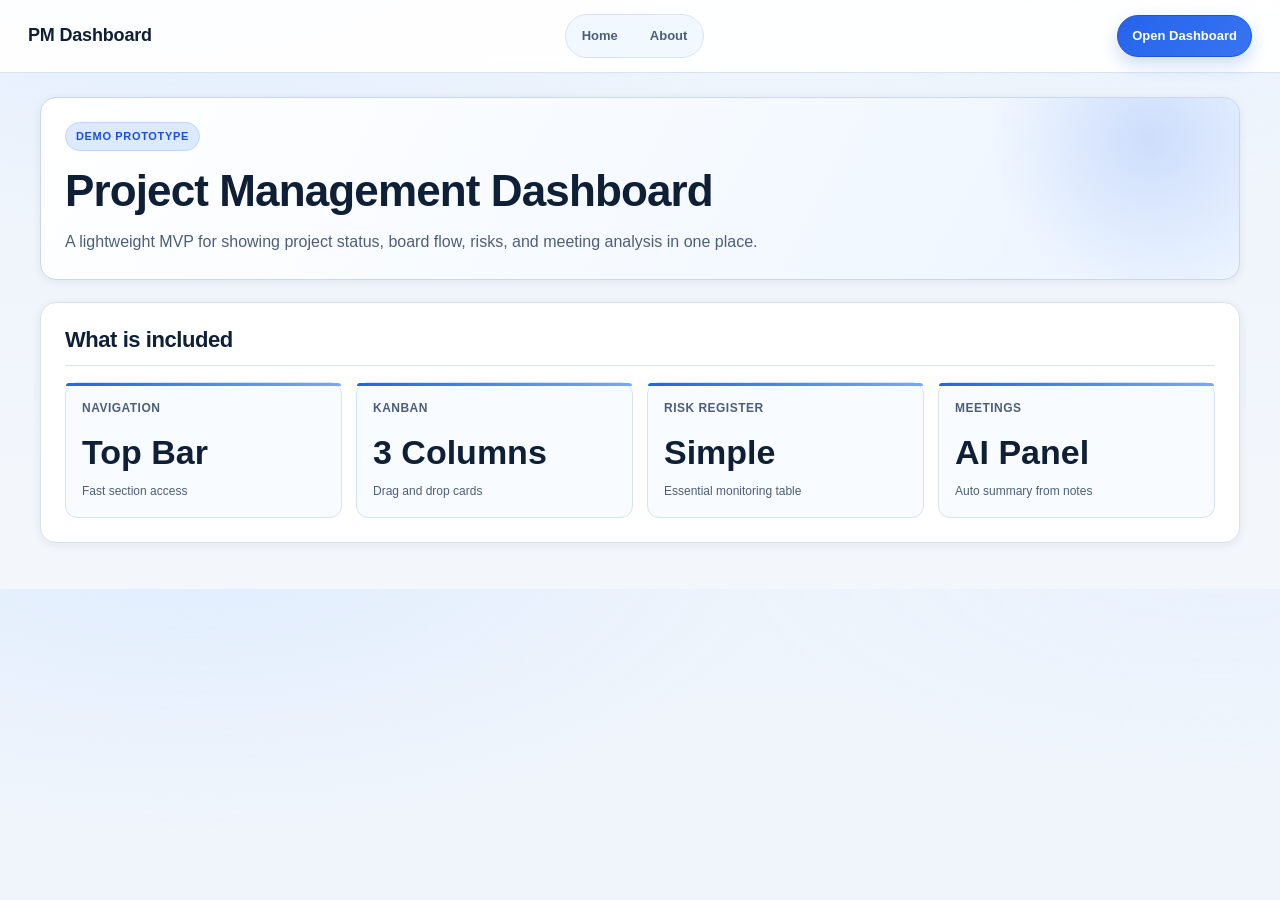
<file: index.html>
<!DOCTYPE html>
<html lang="en">
<head>
  <meta charset="UTF-8">
  <meta name="viewport" content="width=device-width, initial-scale=1.0">
  <title>PM Dashboard Prototype</title>
  <link rel="stylesheet" href="styles.css">
</head>
<body>
  <header class="top-nav">
    <div class="brand">PM Dashboard</div>
    <nav class="top-nav-links">
      <a href="#home">Home</a>
      <a href="#about">About</a>
    </nav>
    <a href="dashboard.html" class="nav-cta">Open Dashboard</a>
  </header>

  <main class="dashboard-shell">
    <section id="home" class="panel hero-panel">
      <p class="eyebrow">Demo Prototype</p>
      <h1>Project Management Dashboard</h1>
      <p class="hero-copy">A lightweight MVP for showing project status, board flow, risks, and meeting analysis in one place.</p>
    </section>

    <section id="about" class="panel">
      <div class="section-head">
        <h2>What is included</h2>
      </div>
      <div class="summary-grid">
        <article class="summary-card">
          <p class="summary-label">Navigation</p>
          <p class="summary-value">Top Bar</p>
          <p class="summary-note">Fast section access</p>
        </article>
        <article class="summary-card">
          <p class="summary-label">Kanban</p>
          <p class="summary-value">3 Columns</p>
          <p class="summary-note">Drag and drop cards</p>
        </article>
        <article class="summary-card">
          <p class="summary-label">Risk Register</p>
          <p class="summary-value">Simple</p>
          <p class="summary-note">Essential monitoring table</p>
        </article>
        <article class="summary-card">
          <p class="summary-label">Meetings</p>
          <p class="summary-value">AI Panel</p>
          <p class="summary-note">Auto summary from notes</p>
        </article>
      </div>
    </section>
  </main>

  <script src="scripts.js"></script>
</body>
</html>
</file>
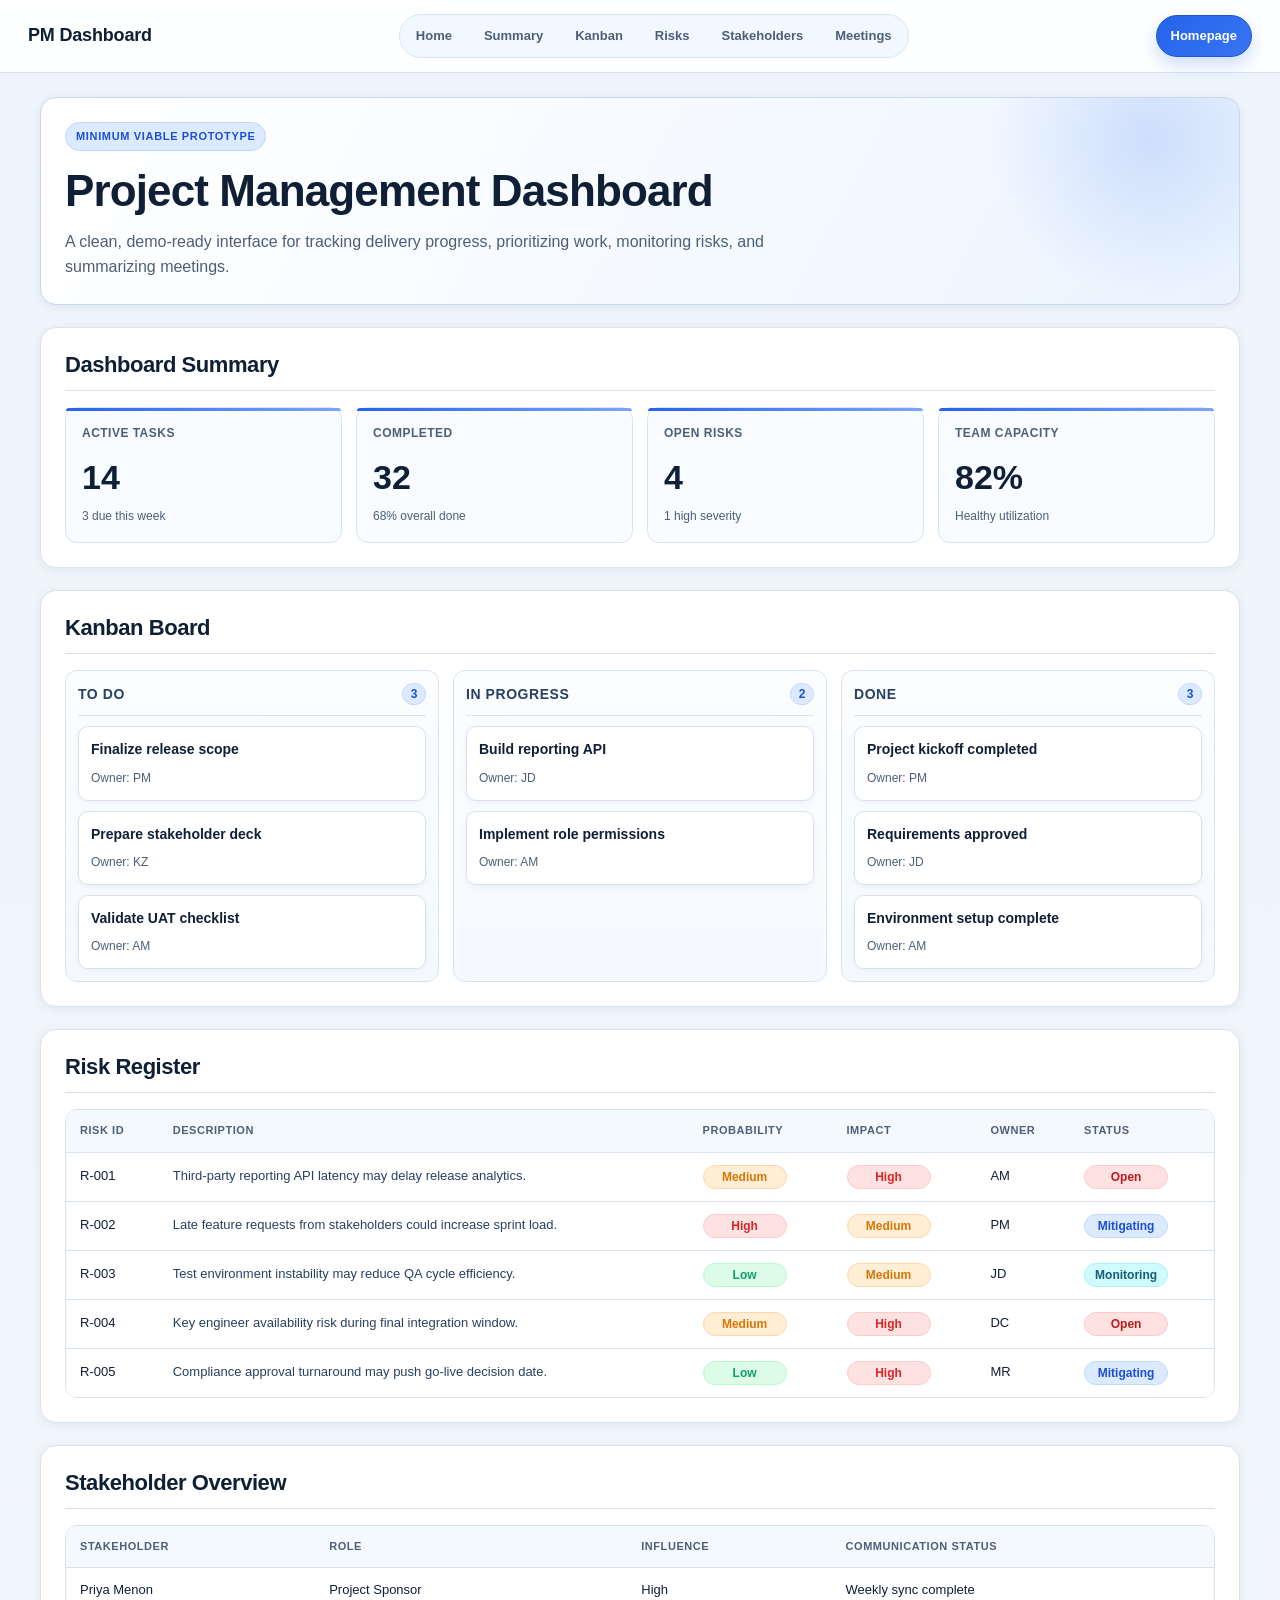
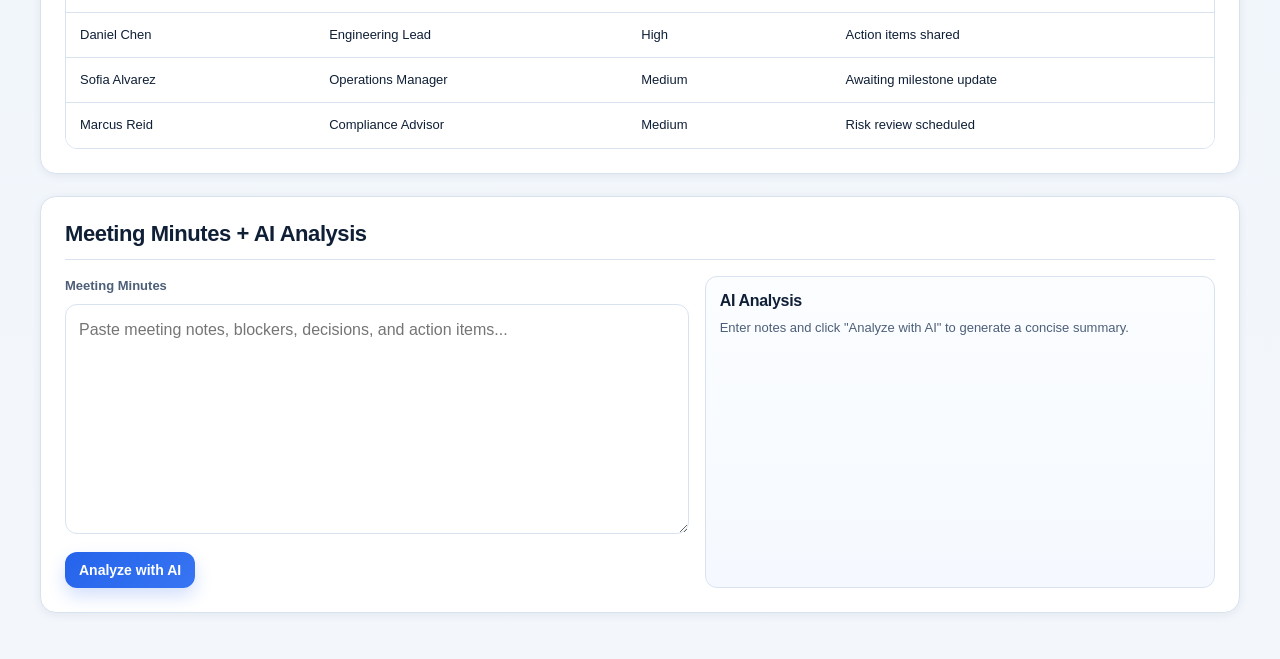
<file: dashboard.html>
<!DOCTYPE html>
<html lang="en">
<head>
  <meta charset="UTF-8">
  <meta name="viewport" content="width=device-width, initial-scale=1.0">
  <title>MVP PM Dashboard</title>
  <link rel="stylesheet" href="styles.css">
</head>
<body>
  <header class="top-nav">
    <div class="brand">PM Dashboard</div>
    <nav class="top-nav-links">
      <a href="#home">Home</a>
      <a href="#summary">Summary</a>
      <a href="#kanban">Kanban</a>
      <a href="#risks">Risks</a>
      <a href="#stakeholders">Stakeholders</a>
      <a href="#meetings">Meetings</a>
    </nav>
    <a href="index.html" class="nav-cta">Homepage</a>
  </header>

  <main class="dashboard-shell">
    <section id="home" class="panel hero-panel">
      <p class="eyebrow">Minimum Viable Prototype</p>
      <h1>Project Management Dashboard</h1>
      <p class="hero-copy">A clean, demo-ready interface for tracking delivery progress, prioritizing work, monitoring risks, and summarizing meetings.</p>
    </section>

    <section id="summary" class="panel">
      <div class="section-head">
        <h2>Dashboard Summary</h2>
      </div>
      <div class="summary-grid">
        <article class="summary-card">
          <p class="summary-label">Active Tasks</p>
          <p class="summary-value">14</p>
          <p class="summary-note">3 due this week</p>
        </article>
        <article class="summary-card">
          <p class="summary-label">Completed</p>
          <p class="summary-value">32</p>
          <p class="summary-note">68% overall done</p>
        </article>
        <article class="summary-card">
          <p class="summary-label">Open Risks</p>
          <p class="summary-value">4</p>
          <p class="summary-note">1 high severity</p>
        </article>
        <article class="summary-card">
          <p class="summary-label">Team Capacity</p>
          <p class="summary-value">82%</p>
          <p class="summary-note">Healthy utilization</p>
        </article>
      </div>
    </section>

    <section id="kanban" class="panel">
      <div class="section-head">
        <h2>Kanban Board</h2>
      </div>
      <div class="kanban-board">
        <article class="kanban-column">
          <div class="column-header">
            <h3>To Do</h3>
            <span class="column-count">3</span>
          </div>
          <div class="column-content">
            <div class="kanban-card" draggable="true">
              <p class="card-title">Finalize release scope</p>
              <p class="card-meta">Owner: PM</p>
            </div>
            <div class="kanban-card" draggable="true">
              <p class="card-title">Prepare stakeholder deck</p>
              <p class="card-meta">Owner: KZ</p>
            </div>
            <div class="kanban-card" draggable="true">
              <p class="card-title">Validate UAT checklist</p>
              <p class="card-meta">Owner: AM</p>
            </div>
          </div>
        </article>
        <article class="kanban-column">
          <div class="column-header">
            <h3>In Progress</h3>
            <span class="column-count">2</span>
          </div>
          <div class="column-content">
            <div class="kanban-card" draggable="true">
              <p class="card-title">Build reporting API</p>
              <p class="card-meta">Owner: JD</p>
            </div>
            <div class="kanban-card" draggable="true">
              <p class="card-title">Implement role permissions</p>
              <p class="card-meta">Owner: AM</p>
            </div>
          </div>
        </article>
        <article class="kanban-column">
          <div class="column-header">
            <h3>Done</h3>
            <span class="column-count">3</span>
          </div>
          <div class="column-content">
            <div class="kanban-card" draggable="true">
              <p class="card-title">Project kickoff completed</p>
              <p class="card-meta">Owner: PM</p>
            </div>
            <div class="kanban-card" draggable="true">
              <p class="card-title">Requirements approved</p>
              <p class="card-meta">Owner: JD</p>
            </div>
            <div class="kanban-card" draggable="true">
              <p class="card-title">Environment setup complete</p>
              <p class="card-meta">Owner: AM</p>
            </div>
          </div>
        </article>
      </div>
    </section>

    <section id="risks" class="panel risk-panel">
      <div class="section-head">
        <h2>Risk Register</h2>
      </div>
      <div class="table-wrap risk-table-shell">
        <table class="risk-table risk-register-table">
          <thead>
            <tr>
              <th>Risk ID</th>
              <th>Description</th>
              <th>Probability</th>
              <th>Impact</th>
              <th>Owner</th>
              <th>Status</th>
            </tr>
          </thead>
          <tbody>
            <tr>
              <td>R-001</td>
              <td>Third-party reporting API latency may delay release analytics.</td>
              <td><span class="risk-label level-medium">Medium</span></td>
              <td><span class="risk-label level-high">High</span></td>
              <td>AM</td>
              <td><span class="status-label status-open">Open</span></td>
            </tr>
            <tr>
              <td>R-002</td>
              <td>Late feature requests from stakeholders could increase sprint load.</td>
              <td><span class="risk-label level-high">High</span></td>
              <td><span class="risk-label level-medium">Medium</span></td>
              <td>PM</td>
              <td><span class="status-label status-mitigating">Mitigating</span></td>
            </tr>
            <tr>
              <td>R-003</td>
              <td>Test environment instability may reduce QA cycle efficiency.</td>
              <td><span class="risk-label level-low">Low</span></td>
              <td><span class="risk-label level-medium">Medium</span></td>
              <td>JD</td>
              <td><span class="status-label status-monitoring">Monitoring</span></td>
            </tr>
            <tr>
              <td>R-004</td>
              <td>Key engineer availability risk during final integration window.</td>
              <td><span class="risk-label level-medium">Medium</span></td>
              <td><span class="risk-label level-high">High</span></td>
              <td>DC</td>
              <td><span class="status-label status-open">Open</span></td>
            </tr>
            <tr>
              <td>R-005</td>
              <td>Compliance approval turnaround may push go-live decision date.</td>
              <td><span class="risk-label level-low">Low</span></td>
              <td><span class="risk-label level-high">High</span></td>
              <td>MR</td>
              <td><span class="status-label status-mitigating">Mitigating</span></td>
            </tr>
          </tbody>
        </table>
      </div>
    </section>

    <section id="stakeholders" class="panel">
      <div class="section-head">
        <h2>Stakeholder Overview</h2>
      </div>
      <div class="table-wrap">
        <table class="risk-table">
          <thead>
            <tr>
              <th>Stakeholder</th>
              <th>Role</th>
              <th>Influence</th>
              <th>Communication Status</th>
            </tr>
          </thead>
          <tbody>
            <tr>
              <td>Priya Menon</td>
              <td>Project Sponsor</td>
              <td>High</td>
              <td>Weekly sync complete</td>
            </tr>
            <tr>
              <td>Daniel Chen</td>
              <td>Engineering Lead</td>
              <td>High</td>
              <td>Action items shared</td>
            </tr>
            <tr>
              <td>Sofia Alvarez</td>
              <td>Operations Manager</td>
              <td>Medium</td>
              <td>Awaiting milestone update</td>
            </tr>
            <tr>
              <td>Marcus Reid</td>
              <td>Compliance Advisor</td>
              <td>Medium</td>
              <td>Risk review scheduled</td>
            </tr>
          </tbody>
        </table>
      </div>
    </section>

    <section id="meetings" class="panel">
      <div class="section-head">
        <h2>Meeting Minutes + AI Analysis</h2>
      </div>
      <div class="meetings-layout">
        <div class="minutes-input">
          <label for="meeting-minutes">Meeting Minutes</label>
          <textarea id="meeting-minutes" placeholder="Paste meeting notes, blockers, decisions, and action items..."></textarea>
          <button id="analyze-button" class="primary-button" type="button">Analyze with AI</button>
        </div>
        <aside class="ai-panel" id="ai-panel">
          <h3>AI Analysis</h3>
          <p class="analysis-muted">Enter notes and click "Analyze with AI" to generate a concise summary.</p>
        </aside>
      </div>
    </section>
  </main>

  <script src="scripts.js"></script>
</body>
</html>
</file>
<file: styles.css>
:root {
  --bg: #f3f7fc;
  --bg-soft: #eef4fb;
  --surface: #ffffff;
  --surface-soft: #f8fbff;
  --line: #d9e3f0;
  --line-strong: #c9d8ea;
  --text: #0f1f36;
  --text-muted: #4d5f78;
  --primary: #2563eb;
  --primary-soft: #dbeafe;
  --primary-dark: #1d4ed8;
  --success: #0e9f6e;
  --warning: #d97706;
  --danger: #dc2626;
  --shadow-sm: 0 2px 10px rgba(15, 31, 54, 0.07);
  --shadow-md: 0 10px 28px rgba(15, 31, 54, 0.1);
  --radius: 16px;
  --radius-sm: 12px;
}

* {
  box-sizing: border-box;
  margin: 0;
  padding: 0;
}

html {
  scroll-behavior: smooth;
}

body {
  font-family: -apple-system, BlinkMacSystemFont, "Segoe UI", Roboto, "Helvetica Neue", Arial, sans-serif;
  background:
    radial-gradient(1000px 500px at 15% -10%, #e0edff 0%, transparent 60%),
    radial-gradient(900px 420px at 95% -8%, #e9f2ff 0%, transparent 55%),
    linear-gradient(180deg, var(--bg-soft) 0%, var(--bg) 100%);
  color: var(--text);
  line-height: 1.55;
}

h1,
h2,
h3,
h4 {
  color: var(--text);
  line-height: 1.2;
  letter-spacing: -0.02em;
}

.top-nav {
  position: sticky;
  top: 0;
  z-index: 60;
  display: flex;
  align-items: center;
  justify-content: space-between;
  gap: 18px;
  padding: 14px 28px;
  background: rgba(255, 255, 255, 0.93);
  border-bottom: 1px solid var(--line);
  backdrop-filter: blur(10px);
}

.brand {
  font-size: 18px;
  font-weight: 700;
  letter-spacing: -0.01em;
}

.top-nav-links {
  display: flex;
  align-items: center;
  gap: 8px;
  padding: 4px;
  background: rgba(219, 234, 254, 0.35);
  border: 1px solid var(--line);
  border-radius: 999px;
}

.top-nav-links a {
  text-decoration: none;
  color: var(--text-muted);
  font-size: 13px;
  font-weight: 600;
  padding: 7px 12px;
  border-radius: 999px;
  transition: background 0.2s ease, color 0.2s ease;
}

.top-nav-links a:hover {
  color: var(--primary-dark);
  background: #ffffff;
}

.nav-cta {
  text-decoration: none;
  color: #ffffff;
  background: linear-gradient(135deg, var(--primary) 0%, #3775f3 100%);
  border: 1px solid #2056cb;
  border-radius: 999px;
  font-size: 13px;
  font-weight: 700;
  padding: 10px 14px;
  box-shadow: 0 8px 18px rgba(37, 99, 235, 0.22);
}

.nav-cta:hover {
  background: linear-gradient(135deg, var(--primary-dark) 0%, #2c66df 100%);
}

.dashboard-shell {
  width: min(1200px, calc(100% - 44px));
  margin: 24px auto 46px;
  display: grid;
  gap: 22px;
}

.panel {
  background: var(--surface);
  border: 1px solid var(--line);
  border-radius: var(--radius);
  box-shadow: var(--shadow-sm);
  padding: 24px;
}

.hero-panel {
  position: relative;
  overflow: hidden;
  background: linear-gradient(118deg, #ffffff 0%, #f2f8ff 70%, #eaf3ff 100%);
  border-color: var(--line-strong);
}

.hero-panel::after {
  content: "";
  position: absolute;
  right: -70px;
  top: -120px;
  width: 320px;
  height: 320px;
  border-radius: 50%;
  background: radial-gradient(circle, rgba(37, 99, 235, 0.16) 0%, rgba(37, 99, 235, 0) 70%);
  pointer-events: none;
}

.eyebrow {
  display: inline-flex;
  align-items: center;
  gap: 6px;
  color: var(--primary-dark);
  background: var(--primary-soft);
  border: 1px solid #bfd6ff;
  border-radius: 999px;
  font-size: 11px;
  text-transform: uppercase;
  letter-spacing: 0.06em;
  font-weight: 700;
  padding: 5px 10px;
  margin-bottom: 14px;
}

.hero-panel h1 {
  font-size: clamp(30px, 4.2vw, 44px);
  margin-bottom: 12px;
  max-width: 760px;
}

.hero-copy {
  font-size: 16px;
  color: var(--text-muted);
  max-width: 760px;
}

.section-head {
  margin-bottom: 16px;
  border-bottom: 1px solid var(--line);
  padding-bottom: 12px;
}

.section-head h2 {
  font-size: 22px;
  font-weight: 700;
}

.summary-grid {
  display: grid;
  grid-template-columns: repeat(4, minmax(0, 1fr));
  gap: 14px;
}

.summary-card {
  position: relative;
  background: var(--surface-soft);
  border: 1px solid var(--line);
  border-radius: var(--radius-sm);
  padding: 16px;
  box-shadow: inset 0 1px 0 rgba(255, 255, 255, 0.7);
}

.summary-card::before {
  content: "";
  position: absolute;
  left: 0;
  top: 0;
  width: 100%;
  height: 3px;
  background: linear-gradient(90deg, var(--primary) 0%, #7aa7fb 100%);
  border-radius: var(--radius-sm) var(--radius-sm) 0 0;
}

.summary-label {
  color: var(--text-muted);
  font-size: 12px;
  font-weight: 600;
  text-transform: uppercase;
  letter-spacing: 0.04em;
  margin-bottom: 8px;
}

.summary-value {
  font-size: 34px;
  font-weight: 700;
  margin-bottom: 4px;
}

.summary-note {
  color: var(--text-muted);
  font-size: 12px;
}

.kanban-board {
  display: grid;
  grid-template-columns: repeat(3, minmax(0, 1fr));
  gap: 14px;
}

.kanban-column {
  border: 1px solid var(--line);
  border-radius: var(--radius-sm);
  background: linear-gradient(180deg, #fbfdff 0%, #f5f9ff 100%);
  padding: 12px;
  min-height: 300px;
}

.column-header {
  display: flex;
  justify-content: space-between;
  align-items: center;
  padding-bottom: 10px;
  margin-bottom: 10px;
  border-bottom: 1px solid var(--line);
}

.column-header h3 {
  font-size: 14px;
  font-weight: 700;
  text-transform: uppercase;
  letter-spacing: 0.04em;
  color: #274163;
}

.column-count {
  min-width: 24px;
  height: 22px;
  border-radius: 999px;
  display: inline-flex;
  align-items: center;
  justify-content: center;
  font-size: 12px;
  font-weight: 700;
  color: var(--primary-dark);
  background: var(--primary-soft);
  border: 1px solid #c4d9ff;
}

.column-content {
  display: grid;
  align-content: start;
  gap: 10px;
}

.kanban-card {
  background: #ffffff;
  border: 1px solid var(--line);
  border-radius: 10px;
  padding: 12px;
  cursor: grab;
  box-shadow: 0 2px 6px rgba(15, 31, 54, 0.05);
  transition: transform 0.15s ease, box-shadow 0.15s ease, border-color 0.15s ease;
}

.kanban-card:hover {
  transform: translateY(-1px);
  box-shadow: var(--shadow-sm);
  border-color: #bfd3ee;
}

.kanban-card:active {
  cursor: grabbing;
}

.card-title {
  font-size: 14px;
  font-weight: 600;
  margin-bottom: 8px;
}

.card-meta {
  color: var(--text-muted);
  font-size: 12px;
}

.table-wrap {
  overflow-x: auto;
  border: 1px solid var(--line);
  border-radius: var(--radius-sm);
  background: #ffffff;
}

.risk-table-shell {
  box-shadow: inset 0 1px 0 rgba(255, 255, 255, 0.8);
}

.risk-table {
  width: 100%;
  border-collapse: collapse;
  min-width: 760px;
  background: #ffffff;
}

.risk-table th,
.risk-table td {
  text-align: left;
  border-bottom: 1px solid var(--line);
  padding: 12px 14px;
  font-size: 13px;
  vertical-align: middle;
}

.risk-table th {
  color: var(--text-muted);
  background: #f4f8ff;
  font-size: 11px;
  font-weight: 700;
  text-transform: uppercase;
  letter-spacing: 0.05em;
}

.risk-table tbody tr:hover {
  background: #f7faff;
}

.risk-table tbody tr:last-child td {
  border-bottom: none;
}

.risk-register-table td:nth-child(2) {
  color: #274163;
  line-height: 1.45;
}

.risk-label,
.status-label {
  display: inline-flex;
  align-items: center;
  justify-content: center;
  min-width: 84px;
  padding: 5px 10px;
  border-radius: 999px;
  font-size: 12px;
  font-weight: 700;
  line-height: 1;
}

.risk-label.level-high {
  color: var(--danger);
  background: #fee2e2;
  border: 1px solid #fecaca;
}

.risk-label.level-medium {
  color: var(--warning);
  background: #ffedd5;
  border: 1px solid #fed7aa;
}

.risk-label.level-low {
  color: var(--success);
  background: #dcfce7;
  border: 1px solid #bbf7d0;
}

.status-label.status-open {
  color: #b91c1c;
  background: #fee2e2;
  border: 1px solid #fecaca;
}

.status-label.status-mitigating {
  color: #1d4ed8;
  background: #dbeafe;
  border: 1px solid #bfdbfe;
}

.status-label.status-monitoring {
  color: #155e75;
  background: #cffafe;
  border: 1px solid #a5f3fc;
}

.meetings-layout {
  display: grid;
  grid-template-columns: 1.1fr 0.9fr;
  gap: 16px;
}

.minutes-input label {
  display: block;
  font-size: 13px;
  font-weight: 600;
  color: var(--text-muted);
  margin-bottom: 8px;
}

.minutes-input textarea {
  width: 100%;
  min-height: 230px;
  border: 1px solid var(--line);
  border-radius: var(--radius-sm);
  padding: 13px;
  resize: vertical;
  font: inherit;
  background: #ffffff;
  margin-bottom: 10px;
}

.minutes-input textarea:focus {
  outline: none;
  border-color: #9ebcf5;
  box-shadow: 0 0 0 3px rgba(37, 99, 235, 0.12);
}

.primary-button {
  border: none;
  background: linear-gradient(135deg, var(--primary) 0%, #3775f3 100%);
  color: #ffffff;
  border-radius: var(--radius-sm);
  padding: 10px 14px;
  font-size: 14px;
  font-weight: 700;
  cursor: pointer;
  box-shadow: 0 8px 18px rgba(37, 99, 235, 0.2);
}

.primary-button:hover {
  background: linear-gradient(135deg, var(--primary-dark) 0%, #2f69e4 100%);
}

.ai-panel {
  border: 1px solid var(--line);
  border-radius: var(--radius-sm);
  background: linear-gradient(180deg, #fbfdff 0%, #f5f9ff 100%);
  padding: 14px;
}

.ai-panel h3 {
  font-size: 16px;
  margin-bottom: 8px;
}

.analysis-muted {
  font-size: 13px;
  color: var(--text-muted);
}

.analysis-block {
  margin-top: 12px;
  border-top: 1px solid var(--line);
  padding-top: 12px;
}

.analysis-block h4 {
  font-size: 13px;
  margin-bottom: 8px;
  color: #274163;
}

.analysis-block ul {
  list-style: disc;
  margin-left: 18px;
  color: var(--text-muted);
  font-size: 13px;
  display: grid;
  gap: 4px;
}

@media (max-width: 980px) {
  .summary-grid {
    grid-template-columns: repeat(2, minmax(0, 1fr));
  }

  .meetings-layout {
    grid-template-columns: 1fr;
  }
}

@media (max-width: 760px) {
  .top-nav {
    padding: 12px 14px;
    gap: 10px;
    flex-wrap: wrap;
  }

  .top-nav-links {
    order: 3;
    width: 100%;
    justify-content: space-between;
    border-radius: 12px;
  }

  .dashboard-shell {
    width: calc(100% - 20px);
    margin-top: 12px;
    gap: 14px;
  }

  .panel {
    padding: 16px;
  }

  .summary-grid,
  .kanban-board {
    grid-template-columns: 1fr;
  }

  .hero-copy {
    font-size: 15px;
  }
}
</file>
